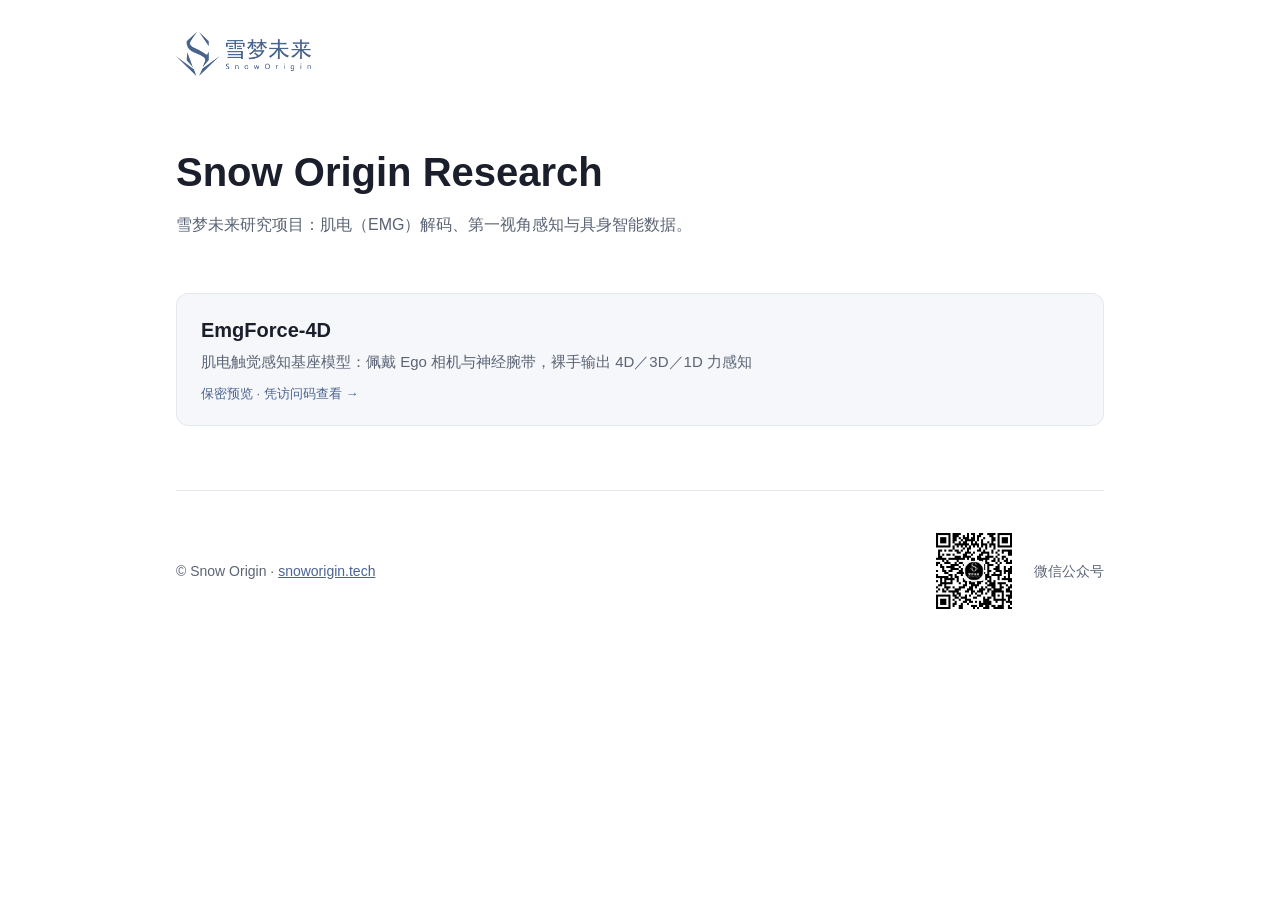
<file: index.html>
<!doctype html>
<html lang="zh-CN">
<head>
  <meta charset="utf-8">
  <meta name="viewport" content="width=device-width, initial-scale=1">
  <title>Snow Origin Research</title>
  <meta name="description" content="雪梦未来（Snow Origin）研究项目主页">
  <link rel="icon" href="assets/brand/logo-round.svg" type="image/svg+xml">
  <link rel="stylesheet" href="assets/css/site.css">
  <style>
    .hero { padding: 48px 0 24px; }
    .hero h1 { font-size: clamp(28px, 5vw, 40px); margin: 0 0 8px; }
    .hero p { color: var(--muted); margin: 0; max-width: 640px; }
    .projects { list-style: none; padding: 0; margin: 32px 0 0; display: grid; gap: 16px; }
    .project { display: block; padding: 20px 24px; border: 1px solid var(--border); border-radius: 12px; background: var(--surface); color: var(--text); text-decoration: none; transition: border-color .15s; }
    .project:hover { border-color: var(--brand); }
    .project b { display: block; font-size: 20px; }
    .project span { display: block; margin-top: 4px; color: var(--muted); font-size: 15px; }
    .project small { display: block; margin-top: 10px; color: var(--brand); font-size: 13px; }
  </style>
</head>
<body>
  <div class="wrap">
    <header class="site-header">
      <a href="https://snoworigin.tech"><img src="assets/brand/logo-horizontal.png" alt="雪梦未来 Snow Origin"></a>
    </header>

    <main>
      <section class="hero">
        <h1>Snow Origin Research</h1>
        <p>雪梦未来研究项目：肌电（EMG）解码、第一视角感知与具身智能数据。</p>
      </section>

      <ul class="projects">
        <li><a class="project" href="emgforce/"><b>EmgForce-4D</b><span>肌电触觉感知基座模型：佩戴 Ego 相机与神经腕带，裸手输出 4D／3D／1D 力感知</span><small>保密预览 · 凭访问码查看 →</small></a></li>
      </ul>
    </main>

    <footer class="site-footer">
      <div>© Snow Origin · <a href="https://snoworigin.tech">snoworigin.tech</a></div>
      <div class="qr">
        <img src="assets/brand/wechat-qrcode.jpg" alt="雪梦未来公众号二维码">
        <span>微信公众号</span>
      </div>
    </footer>
  </div>
</body>
</html>
</file>
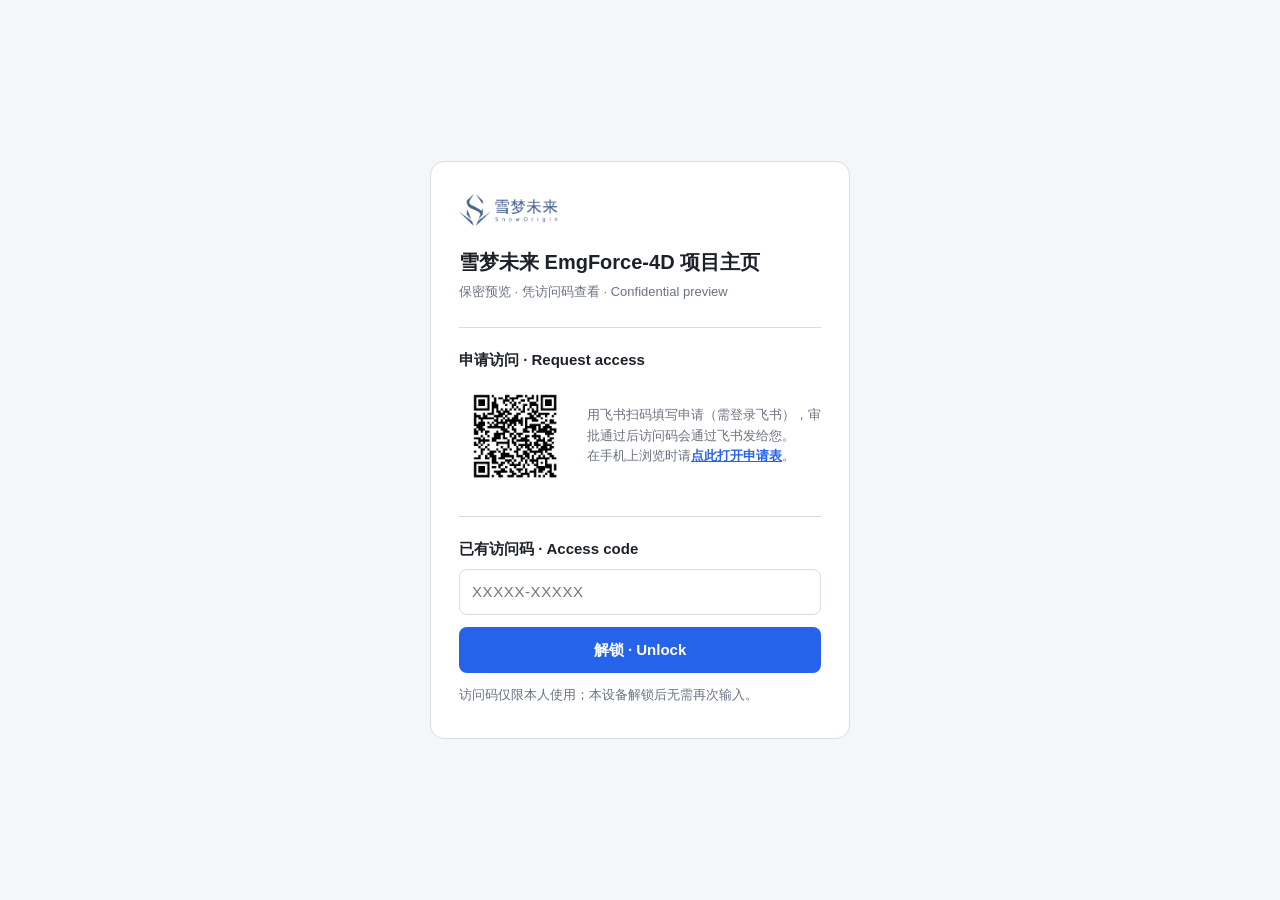
<file: emgforce/index.html>
<!doctype html>
<html lang="zh-CN">
<head>
  <meta charset="utf-8">
  <meta name="viewport" content="width=device-width, initial-scale=1">
  <meta name="robots" content="noindex, nofollow">
  <title>雪梦未来 EmgForce-4D 项目主页</title>
  <link rel="icon" href="../assets/brand/logo-round.svg" type="image/svg+xml">
  <style>
    :root { --bg: #f5f6f8; --card: #fff; --text: #1d2129; --muted: #6b7280; --line: #d9dce1; --accent: #2563eb; --error: #c2410c; }
    @media (prefers-color-scheme: dark) {
      :root { --bg: #111318; --card: #1b1e25; --text: #e6e8eb; --muted: #9aa1ab; --line: #333842; --accent: #60a5fa; --error: #fb923c; }
      .logo { filter: brightness(0) invert(1); opacity: .9; }
    }
    * { box-sizing: border-box; }
    body { margin: 0; min-height: 100vh; display: grid; place-items: center; padding: 24px 16px;
      background: var(--bg); color: var(--text);
      font: 15px/1.6 -apple-system, BlinkMacSystemFont, "PingFang SC", "Microsoft YaHei", "Segoe UI", sans-serif; }
    main { width: 100%; max-width: 420px; background: var(--card); border: 1px solid var(--line); border-radius: 14px; padding: 32px 28px; }
    .logo { height: 32px; display: block; margin-bottom: 20px; }
    h1 { font-size: 20px; margin: 0 0 4px; }
    h2 { font-size: 15px; margin: 0 0 8px; }
    .sub, .hint { color: var(--muted); font-size: 13px; margin: 0; }
    section { margin-top: 24px; padding-top: 20px; border-top: 1px solid var(--line); }
    .apply { display: flex; gap: 16px; align-items: center; }
    .apply img { width: 112px; height: 112px; border-radius: 8px; background: #fff; padding: 6px; flex: none; }
    .apply a { color: var(--accent); font-weight: 600; }
    input { width: 100%; padding: 10px 12px; border: 1px solid var(--line); border-radius: 8px; font: inherit;
      background: transparent; color: inherit; letter-spacing: .04em; }
    input:focus { outline: 2px solid var(--accent); outline-offset: -1px; border-color: transparent; }
    button { width: 100%; margin-top: 12px; padding: 11px; border: 0; border-radius: 8px; background: var(--accent);
      color: #fff; font: inherit; font-weight: 600; cursor: pointer; }
    button:disabled { opacity: .6; cursor: progress; }
    .error { color: var(--error); margin: 10px 0 0; font-size: 14px; }
    .diag { margin: 16px 0 0; padding: 8px 10px; max-height: 40vh; overflow: auto; border-radius: 8px; background: var(--bg);
      color: var(--muted); font: 11px/1.5 ui-monospace, Menlo, monospace; white-space: pre-wrap; word-break: break-all; }
  </style>
</head>
<body>
  <main>
    <img class="logo" src="../assets/brand/logo-horizontal.png" alt="雪梦未来 Snow Origin">
    <h1>雪梦未来 EmgForce-4D 项目主页</h1>
    <p class="sub">保密预览 · 凭访问码查看 · Confidential preview</p>

    <section>
      <h2>申请访问 · Request access</h2>
      <div class="apply">
        <img src="_lock/apply-qr.png" alt="访问申请表二维码">
        <p class="hint">用飞书扫码填写申请（需登录飞书），审批通过后访问码会通过飞书发给您。<br>在手机上浏览时请<a href="https://m0li2uixglq.feishu.cn/share/base/shrcnpXdDHrcWgd1CEG3DtuiINd" target="_blank" rel="noopener">点此打开申请表</a>。</p>
      </div>
    </section>

    <section>
      <h2>已有访问码 · Access code</h2>
      <form id="unlock-form" autocomplete="off">
        <input id="code" required autocapitalize="characters" spellcheck="false" placeholder="XXXXX-XXXXX" aria-label="访问码">
        <p id="error" class="error" role="alert" hidden></p>
        <button type="submit">解锁 · Unlock</button>
      </form>
      <p id="unsupported" class="error" hidden>当前浏览器版本过旧，无法打开保密内容。请点右上角“…”，选择在浏览器中打开，或更新浏览器。</p>
      <p class="hint" style="margin-top:12px">访问码仅限本人使用；本设备解锁后无需再次输入。</p>
      <pre id="diag" class="diag" aria-label="诊断信息" hidden></pre>
    </section>
  </main>
  <script src="_lock/core.js?v=f9a20be2ed9a"></script>
  <script src="_lock/inpage.js?v=226840a5eddc"></script>
  <script src="_lock/unlock.js?v=1fde3db5a759"></script>
</body>
</html>
</file>
<file: assets/css/site.css>
:root {
  --bg: #ffffff;
  --surface: #f5f7fa;
  --text: #1a1f2b;
  --muted: #5b6475;
  --border: #e3e7ee;
  --brand: #4a6491;
  --logo-filter: none;
  --max: 960px;
  font-family: -apple-system, BlinkMacSystemFont, "Segoe UI", "PingFang SC", "Hiragino Sans GB", "Microsoft YaHei", sans-serif;
}

@media (prefers-color-scheme: dark) {
  :root:not([data-theme="light"]) {
    --bg: #0f1218;
    --surface: #181c24;
    --text: #e8ebf1;
    --muted: #9aa3b5;
    --border: #2a303c;
    --brand: #8ba6d6;
    --logo-filter: brightness(0) invert(1);
  }
}

:root[data-theme="dark"] {
  --bg: #0f1218;
  --surface: #181c24;
  --text: #e8ebf1;
  --muted: #9aa3b5;
  --border: #2a303c;
  --brand: #8ba6d6;
  --logo-filter: brightness(0) invert(1);
}

* { box-sizing: border-box; }

body {
  margin: 0;
  background: var(--bg);
  color: var(--text);
  line-height: 1.6;
}

a { color: var(--brand); }

.wrap {
  max-width: var(--max);
  margin: 0 auto;
  padding: 0 16px;
}

.site-header {
  padding: 32px 0 8px;
}

.site-header img {
  height: 44px;
  filter: var(--logo-filter);
}

.site-footer {
  margin-top: 64px;
  padding: 32px 0 48px;
  border-top: 1px solid var(--border);
  color: var(--muted);
  font-size: 14px;
  display: flex;
  flex-wrap: wrap;
  gap: 24px;
  align-items: center;
  justify-content: space-between;
}

.site-footer .qr {
  display: flex;
  align-items: center;
  gap: 12px;
}

.site-footer .qr img {
  width: 96px;
  height: 96px;
  border-radius: 8px;
  background: #fff;
  padding: 4px;
}
</file>
